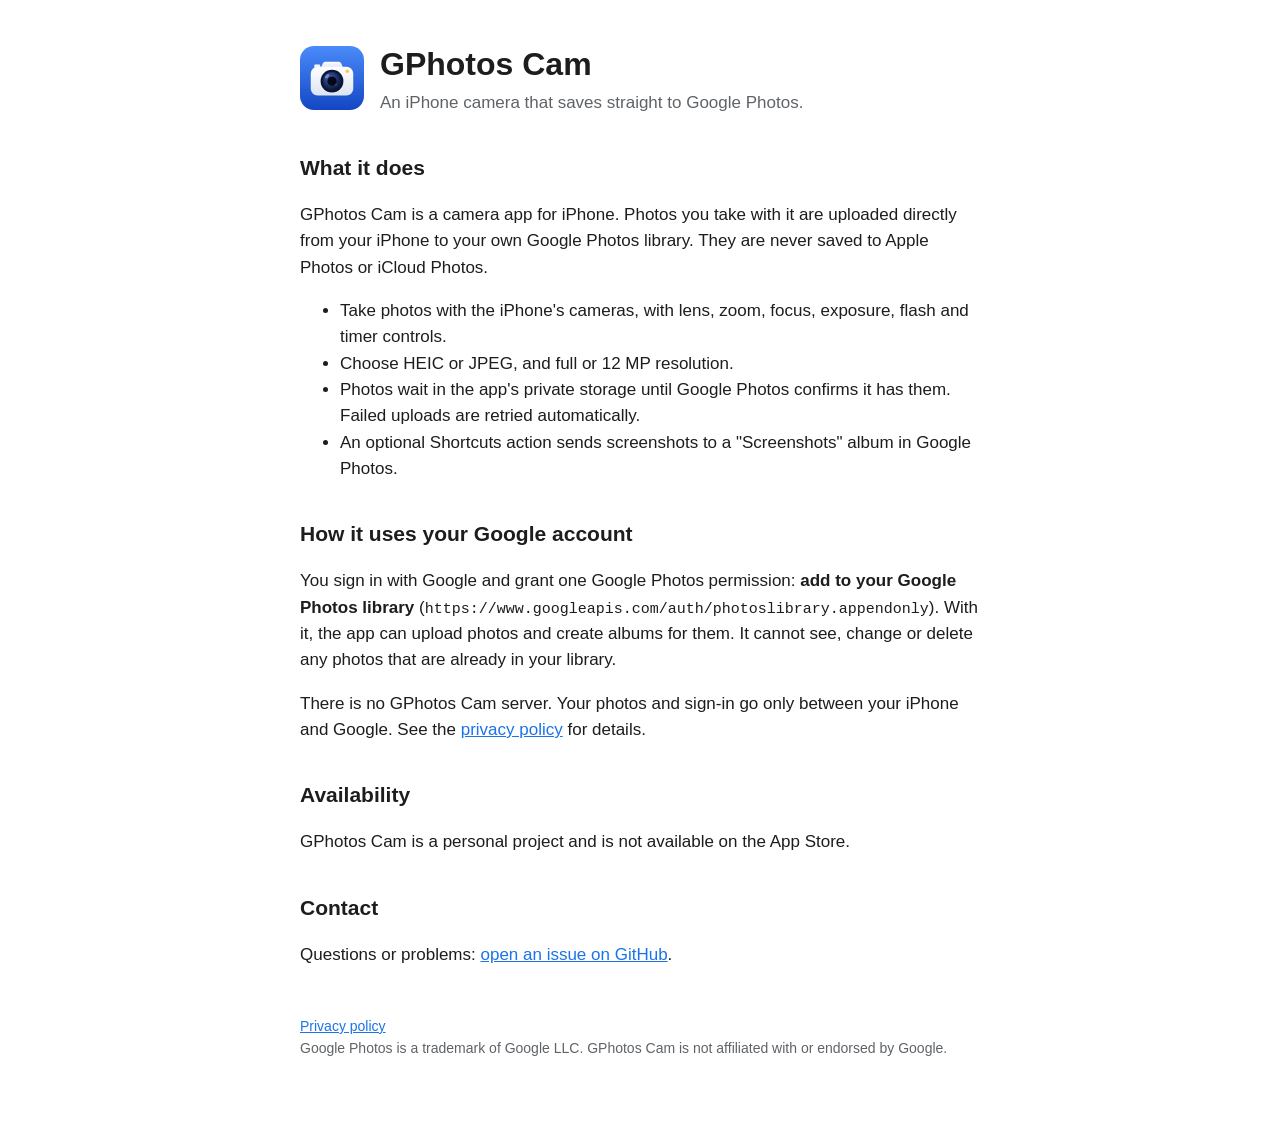
<file: index.html>
<!doctype html>
<html lang="en">
<head>
  <meta charset="utf-8">
  <meta name="viewport" content="width=device-width, initial-scale=1">
  <title>GPhotos Cam</title>
  <meta name="description" content="An iPhone camera app that saves photos straight to your Google Photos library instead of Apple Photos.">
  <link rel="icon" href="icon.svg" type="image/svg+xml">
  <link rel="stylesheet" href="style.css">
</head>
<body>
<main>
  <header>
    <img src="icon.svg" alt="">
    <div>
      <h1>GPhotos Cam</h1>
      <div class="tagline">An iPhone camera that saves straight to Google Photos.</div>
    </div>
  </header>

  <h2>What it does</h2>
  <p>GPhotos Cam is a camera app for iPhone. Photos you take with it are uploaded directly from your iPhone to your own Google Photos library. They are never saved to Apple Photos or iCloud Photos.</p>
  <ul>
    <li>Take photos with the iPhone's cameras, with lens, zoom, focus, exposure, flash and timer controls.</li>
    <li>Choose HEIC or JPEG, and full or 12&nbsp;MP resolution.</li>
    <li>Photos wait in the app's private storage until Google Photos confirms it has them. Failed uploads are retried automatically.</li>
    <li>An optional Shortcuts action sends screenshots to a "Screenshots" album in Google Photos.</li>
  </ul>

  <h2>How it uses your Google account</h2>
  <p>You sign in with Google and grant one Google Photos permission: <strong>add to your Google Photos library</strong> (<code>https://www.googleapis.com/auth/photoslibrary.appendonly</code>). With it, the app can upload photos and create albums for them. It cannot see, change or delete any photos that are already in your library.</p>
  <p>There is no GPhotos Cam server. Your photos and sign-in go only between your iPhone and Google. See the <a href="privacy.html">privacy policy</a> for details.</p>

  <h2>Availability</h2>
  <p>GPhotos Cam is a personal project and is not available on the App Store.</p>

  <h2>Contact</h2>
  <p>Questions or problems: <a href="https://github.com/jerry426/gphotos-cam/issues">open an issue on GitHub</a>.</p>

  <footer>
    <a href="privacy.html">Privacy policy</a><br>
    Google Photos is a trademark of Google LLC. GPhotos Cam is not affiliated with or endorsed by Google.
  </footer>
</main>
</body>
</html>
</file>
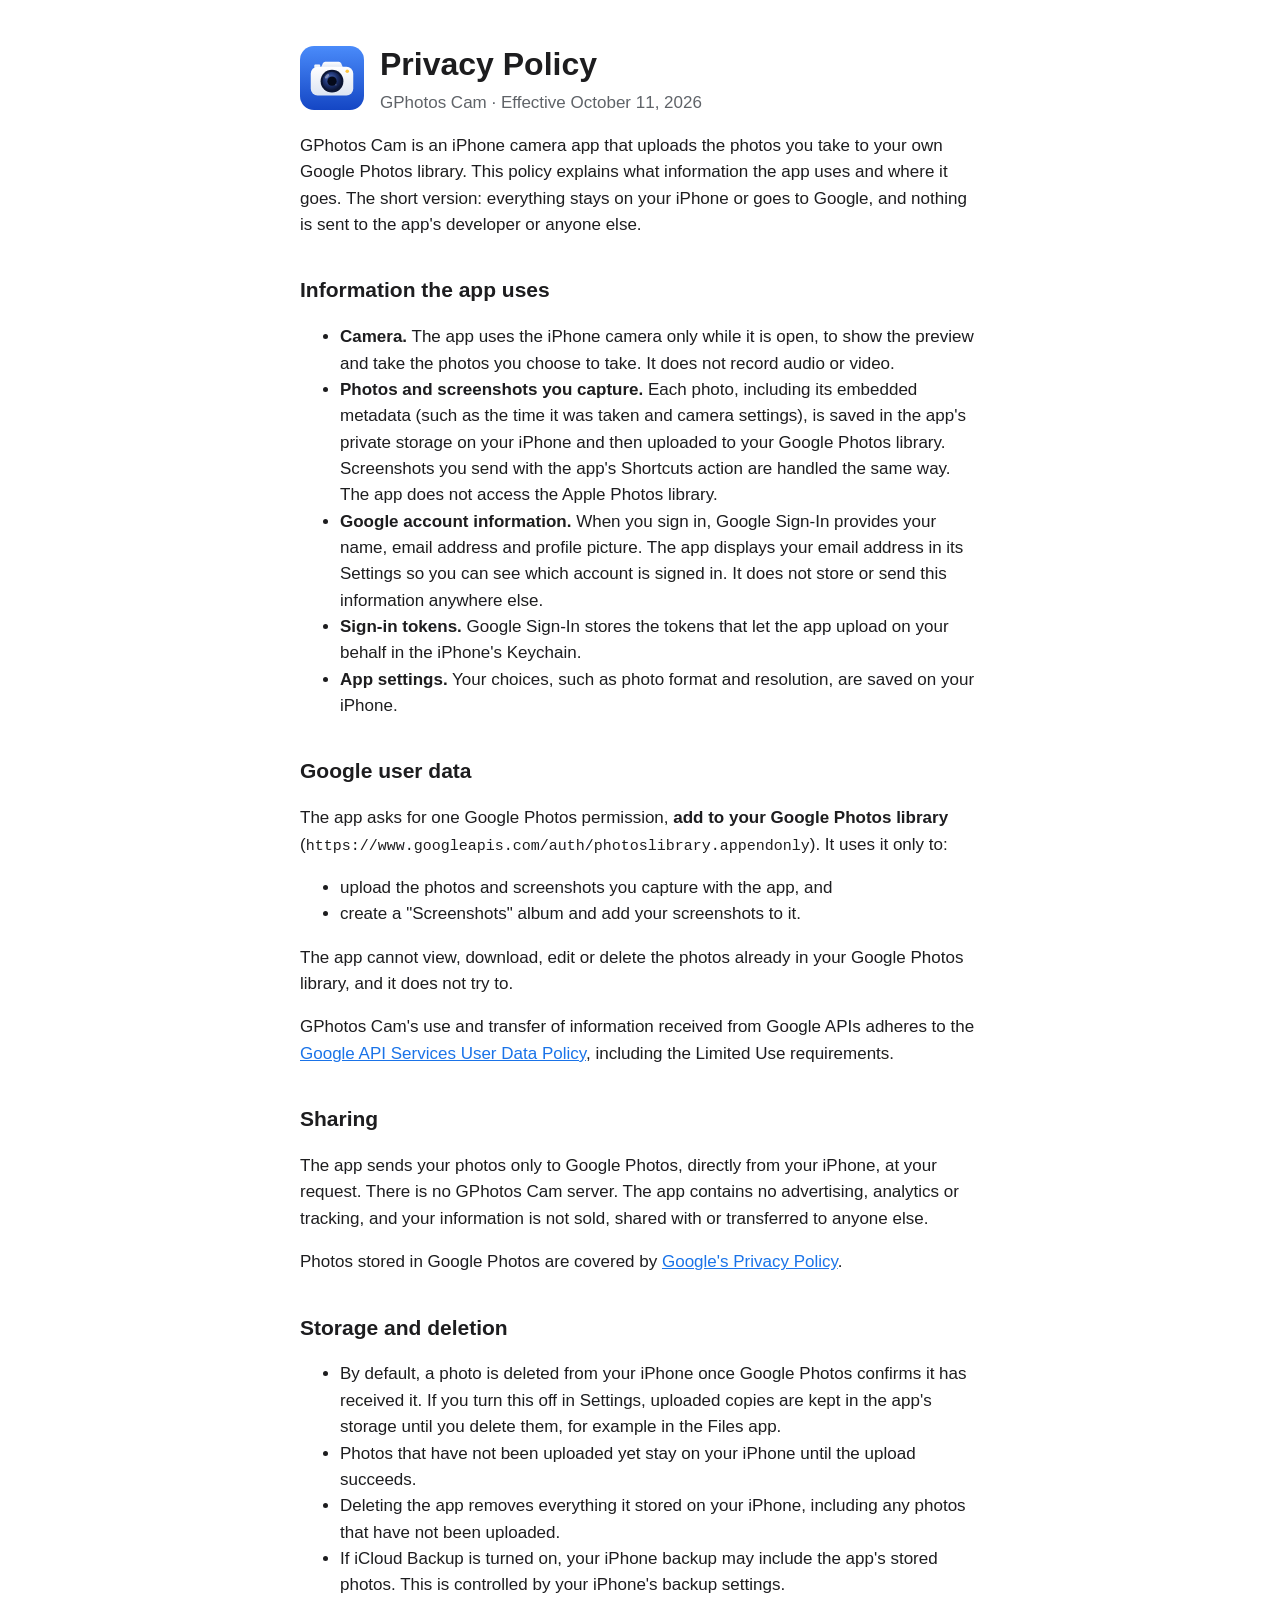
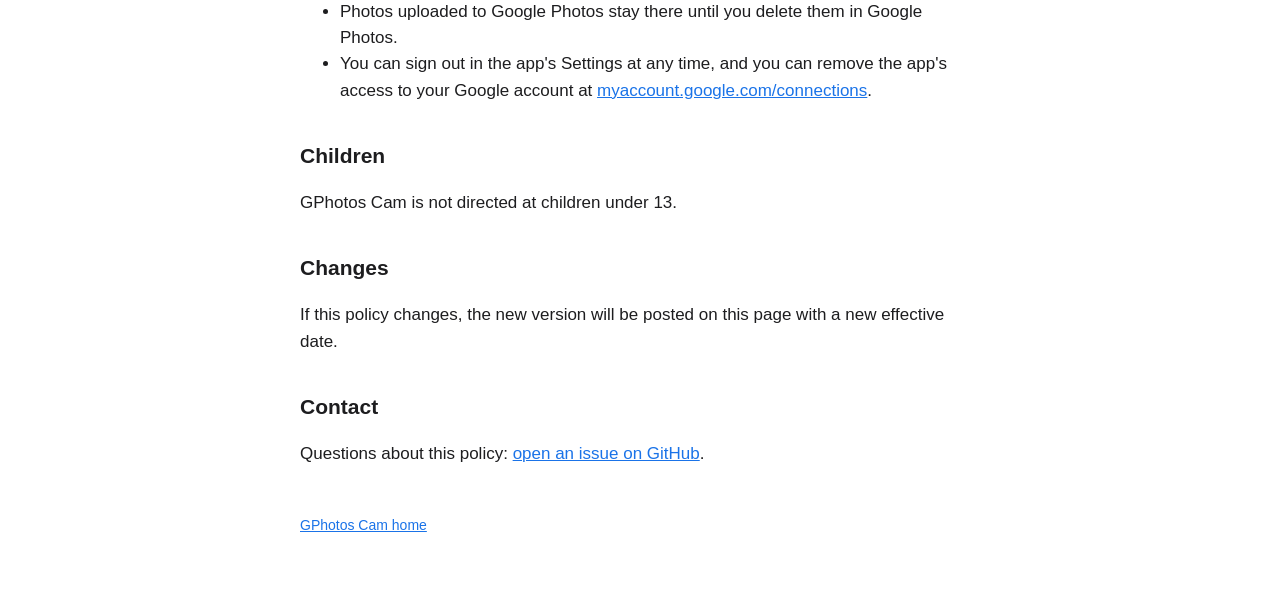
<file: privacy.html>
<!doctype html>
<html lang="en">
<head>
  <meta charset="utf-8">
  <meta name="viewport" content="width=device-width, initial-scale=1">
  <title>Privacy Policy – GPhotos Cam</title>
  <link rel="icon" href="icon.svg" type="image/svg+xml">
  <link rel="stylesheet" href="style.css">
</head>
<body>
<main>
  <header>
    <img src="icon.svg" alt="">
    <div>
      <h1>Privacy Policy</h1>
      <div class="tagline">GPhotos Cam · Effective October 11, 2026</div>
    </div>
  </header>

  <p>GPhotos Cam is an iPhone camera app that uploads the photos you take to your own Google Photos library. This policy explains what information the app uses and where it goes. The short version: everything stays on your iPhone or goes to Google, and nothing is sent to the app's developer or anyone else.</p>

  <h2>Information the app uses</h2>
  <ul>
    <li><strong>Camera.</strong> The app uses the iPhone camera only while it is open, to show the preview and take the photos you choose to take. It does not record audio or video.</li>
    <li><strong>Photos and screenshots you capture.</strong> Each photo, including its embedded metadata (such as the time it was taken and camera settings), is saved in the app's private storage on your iPhone and then uploaded to your Google Photos library. Screenshots you send with the app's Shortcuts action are handled the same way. The app does not access the Apple Photos library.</li>
    <li><strong>Google account information.</strong> When you sign in, Google Sign-In provides your name, email address and profile picture. The app displays your email address in its Settings so you can see which account is signed in. It does not store or send this information anywhere else.</li>
    <li><strong>Sign-in tokens.</strong> Google Sign-In stores the tokens that let the app upload on your behalf in the iPhone's Keychain.</li>
    <li><strong>App settings.</strong> Your choices, such as photo format and resolution, are saved on your iPhone.</li>
  </ul>

  <h2>Google user data</h2>
  <p>The app asks for one Google Photos permission, <strong>add to your Google Photos library</strong> (<code>https://www.googleapis.com/auth/photoslibrary.appendonly</code>). It uses it only to:</p>
  <ul>
    <li>upload the photos and screenshots you capture with the app, and</li>
    <li>create a "Screenshots" album and add your screenshots to it.</li>
  </ul>
  <p>The app cannot view, download, edit or delete the photos already in your Google Photos library, and it does not try to.</p>
  <p>GPhotos Cam's use and transfer of information received from Google APIs adheres to the <a href="https://developers.google.com/terms/api-services-user-data-policy">Google API Services User Data Policy</a>, including the Limited Use requirements.</p>

  <h2>Sharing</h2>
  <p>The app sends your photos only to Google Photos, directly from your iPhone, at your request. There is no GPhotos Cam server. The app contains no advertising, analytics or tracking, and your information is not sold, shared with or transferred to anyone else.</p>
  <p>Photos stored in Google Photos are covered by <a href="https://policies.google.com/privacy">Google's Privacy Policy</a>.</p>

  <h2>Storage and deletion</h2>
  <ul>
    <li>By default, a photo is deleted from your iPhone once Google Photos confirms it has received it. If you turn this off in Settings, uploaded copies are kept in the app's storage until you delete them, for example in the Files app.</li>
    <li>Photos that have not been uploaded yet stay on your iPhone until the upload succeeds.</li>
    <li>Deleting the app removes everything it stored on your iPhone, including any photos that have not been uploaded.</li>
    <li>If iCloud Backup is turned on, your iPhone backup may include the app's stored photos. This is controlled by your iPhone's backup settings.</li>
    <li>Photos uploaded to Google Photos stay there until you delete them in Google Photos.</li>
    <li>You can sign out in the app's Settings at any time, and you can remove the app's access to your Google account at <a href="https://myaccount.google.com/connections">myaccount.google.com/connections</a>.</li>
  </ul>

  <h2>Children</h2>
  <p>GPhotos Cam is not directed at children under 13.</p>

  <h2>Changes</h2>
  <p>If this policy changes, the new version will be posted on this page with a new effective date.</p>

  <h2>Contact</h2>
  <p>Questions about this policy: <a href="https://github.com/jerry426/gphotos-cam/issues">open an issue on GitHub</a>.</p>

  <footer>
    <a href="./">GPhotos Cam home</a>
  </footer>
</main>
</body>
</html>
</file>
<file: style.css>
:root {
  color-scheme: light dark;
  --text: #1d1d1f;
  --muted: #5f6368;
  --bg: #ffffff;
  --link: #1a73e8;
}

@media (prefers-color-scheme: dark) {
  :root {
    --text: #e8eaed;
    --muted: #9aa0a6;
    --bg: #121212;
    --link: #8ab4f8;
  }
}

body {
  margin: 0;
  background: var(--bg);
  color: var(--text);
  font: 17px/1.55 -apple-system, BlinkMacSystemFont, "Segoe UI", Roboto, sans-serif;
}

main {
  max-width: 680px;
  margin: 0 auto;
  padding: 40px 20px 64px;
}

header {
  display: flex;
  align-items: center;
  gap: 16px;
}

header img {
  width: 64px;
  height: 64px;
  border-radius: 14px;
}

h1 {
  margin: 0;
  font-size: 32px;
}

h2 {
  margin-top: 36px;
  font-size: 21px;
}

a {
  color: var(--link);
}

.tagline,
footer {
  color: var(--muted);
}

footer {
  margin-top: 48px;
  font-size: 14px;
}

code {
  font-size: 15px;
  overflow-wrap: anywhere;
}
</file>
